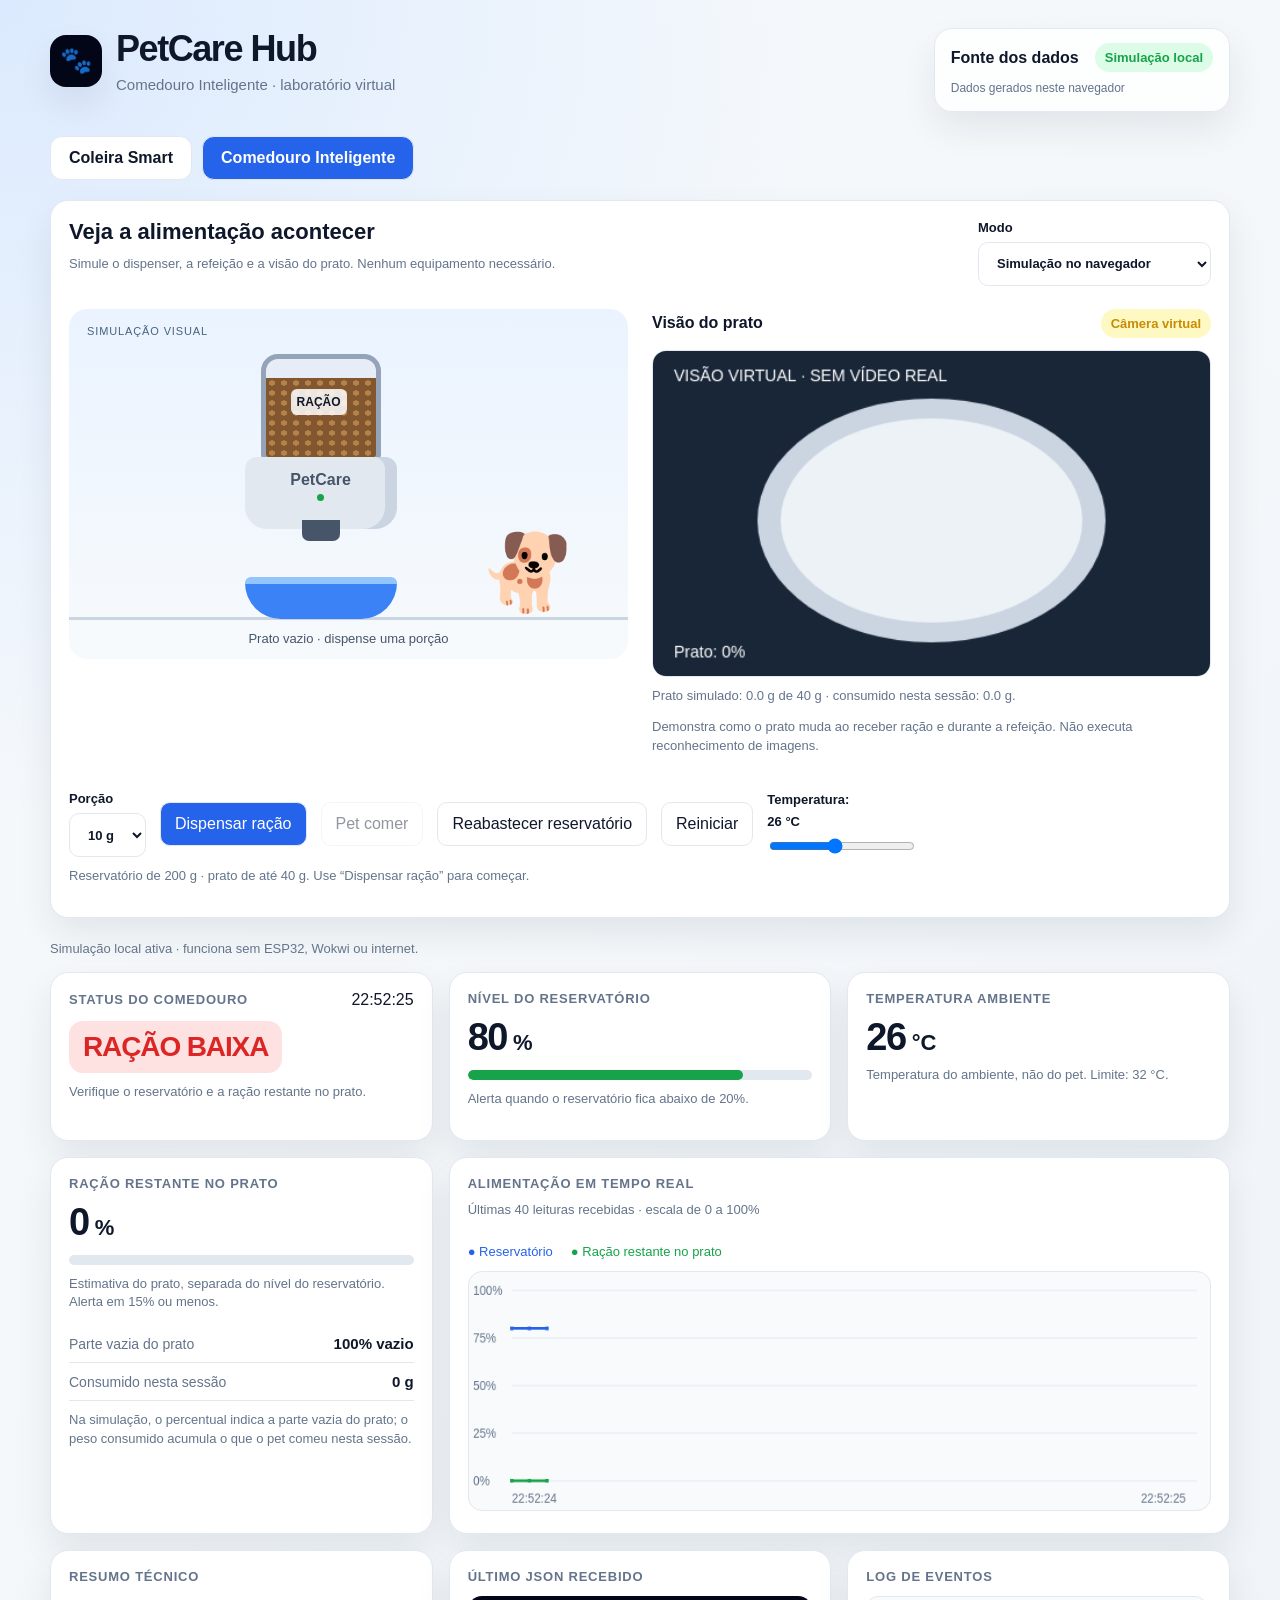
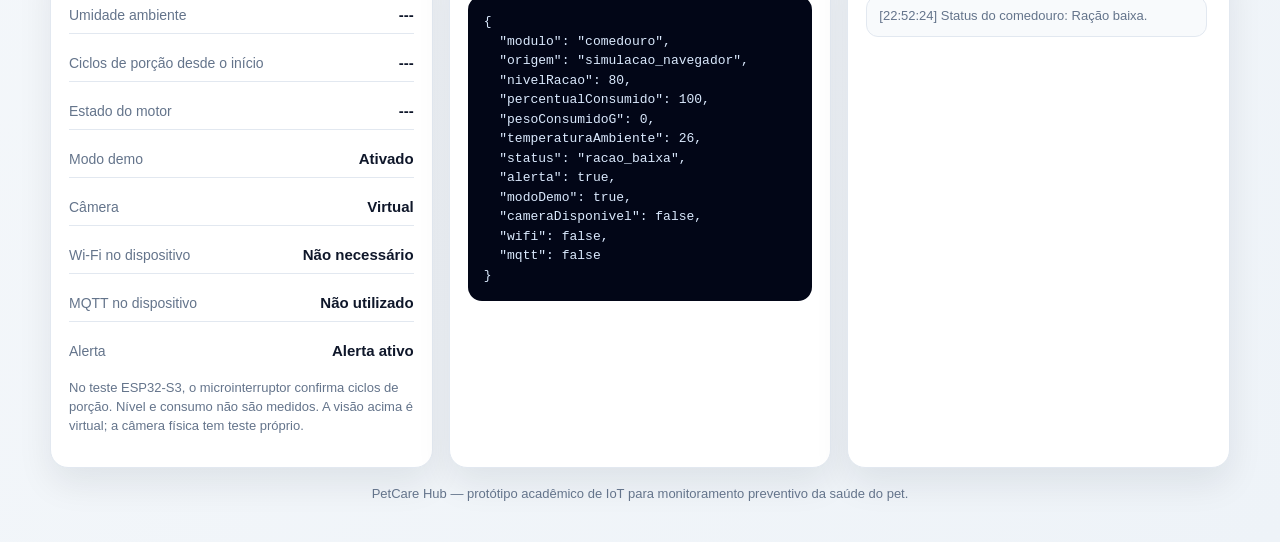
<file: dashboard/comedouro.html>
<!DOCTYPE html>
<html lang="pt-BR">
<head>
  <meta charset="UTF-8" />
  <meta name="viewport" content="width=device-width, initial-scale=1.0" />
  <title>PetCare Hub | Comedouro Inteligente</title>
  <link rel="stylesheet" href="./css/styles.css" />
  <script src="./js/comedouro.js" defer></script>
  <script src="./js/simulacao.js" defer></script>
</head>
<body>
  <main class="container">
    <header class="topbar">
      <section class="brand"><div class="logo">🐾</div><div><h1>PetCare Hub</h1><p class="subtitle">Comedouro Inteligente · laboratório virtual</p></div></section>
      <aside class="connection-panel">
        <div class="connection-line"><strong>Fonte dos dados</strong><span id="connectionBadge" class="badge disconnected">Desconectado</span></div>
        <div class="topic"><strong>Tópico:</strong> petcarehub/fiap/comedouro01/telemetria</div>
      </aside>
    </header>
    <nav class="device-nav" aria-label="Dispositivos"><a href="./index.html">Coleira Smart</a><a href="./comedouro.html" aria-current="page">Comedouro Inteligente</a></nav>
    <section class="card simulator-panel" aria-label="Simulação do comedouro">
      <div class="sim-toolbar"><div><h2>Veja a alimentação acontecer</h2><p class="hint">Simule o dispenser, a refeição e a visão do prato. Nenhum equipamento necessário.</p></div>
        <label>Modo <select id="sourceMode"><option value="sim">Simulação no navegador</option><option value="mqtt">Wokwi / dispositivo via MQTT</option></select></label></div>
      <div class="sim-layout">
        <div class="feeder-scene" id="feederScene">
          <span class="scene-tag">SIMULAÇÃO VISUAL</span>
          <div class="hopper"><div id="hopperFood" class="hopper-food"></div><span>RAÇÃO</span></div>
          <div class="machine"><span>PetCare</span><div class="machine-led"></div><div class="spout"></div></div>
          <div class="grain-stream"><i></i><i></i><i></i><i></i><i></i></div>
          <div class="bowl"><div id="bowlFood" class="bowl-food"></div></div>
          <div id="virtualPet" class="virtual-pet" aria-label="Pet virtual">🐕</div>
          <div class="scene-floor"></div>
          <p id="sceneCaption" class="scene-caption">Pronto para dispensar</p>
        </div>
        <div class="camera-panel"><div class="card-header"><strong>Visão do prato</strong><span class="badge connecting">Câmera virtual</span></div>
          <canvas id="virtualCamera" width="480" height="280" aria-label="Representação simulada do prato visto de cima"></canvas>
          <p id="cameraCaption" class="hint">Imagem gerada pela simulação, sem câmera real.</p>
          <p class="hint">Demonstra como o prato muda ao receber ração e durante a refeição. Não executa reconhecimento de imagens.</p>
        </div>
      </div>
      <div id="simControls" class="sim-controls">
        <label>Porção <select id="portion"><option value="5">5 g</option><option value="10" selected>10 g</option><option value="20">20 g</option><option value="40">40 g</option></select></label>
        <button id="dispense" type="button" class="primary-action">Dispensar ração</button>
        <button id="eat" type="button" aria-pressed="false">Pet comer</button>
        <button id="refill" type="button">Reabastecer reservatório</button>
        <button id="resetSim" type="button">Reiniciar</button>
        <label class="temperature-control">Temperatura: <output id="simTempValue">26 °C</output><input id="simTemperature" type="range" min="15" max="40" value="26" aria-label="Temperatura ambiente simulada"></label>
      </div>
      <p id="simMessage" role="status" class="hint">Reservatório de 200 g · prato de até 40 g. Use “Dispensar ração” para começar.</p>
    </section>
    <p id="freshness" class="hint" role="status">Aguardando telemetria do comedouro.</p>
    <section class="grid">
      <article class="card span-4">
        <div class="card-header"><div class="label">Status do comedouro</div><span id="lastUpdate">--:--:--</span></div>
        <div id="statusPill" class="status-pill status-sedentario">Aguardando</div>
        <p id="statusDescription" class="hint">Inicie o comedouro para acompanhar as leituras.</p>
      </article>
      <article class="card span-4">
        <div class="card-header"><div class="label">Nível do reservatório</div></div>
        <span id="levelValue" class="value">---</span><span class="value-sm"> %</span>
        <div class="progress"><div id="levelProgress" class="progress-fill"></div></div>
        <p id="levelHint" class="hint">Alerta quando o reservatório fica abaixo de 20%.</p>
      </article>
      <article class="card span-4">
        <div class="card-header"><div class="label">Temperatura ambiente</div></div>
        <span id="temperatureValue" class="value">---</span><span class="value-sm"> °C</span>
        <p id="temperatureHint" class="hint">Temperatura do ambiente, não do pet. Limite: 32 °C.</p>
      </article>
      <article class="card span-4">
        <div class="card-header"><div class="label">Ração restante no prato</div></div>
        <span id="remainingValue" class="value">---</span><span class="value-sm"> %</span>
        <div class="progress"><div id="remainingProgress" class="progress-fill"></div></div>
        <p class="hint">Estimativa do prato, separada do nível do reservatório. Alerta em 15% ou menos.</p>
        <div class="data-row"><span id="consumedLabel">Consumo estimado</span><strong id="consumedValue">---</strong></div>
        <div class="data-row"><span id="weightLabel">Peso consumido estimado</span><strong id="weightValue">---</strong></div>
        <p id="demoHint" class="hint">Aguardando informação sobre o modo de leitura.</p>
      </article>
      <article class="card span-8">
        <div class="card-header"><div><div class="label">Alimentação em tempo real</div><p class="hint">Últimas 40 leituras recebidas · escala de 0 a 100%</p></div></div>
        <div class="chart-legend"><span class="legend-reservoir">● Reservatório</span><span class="legend-bowl">● Ração restante no prato</span></div>
        <canvas id="feedingChart" width="900" height="260" role="img" aria-label="Histórico do nível do reservatório e da ração restante no prato, em porcentagem"></canvas>
      </article>
      <article class="card span-4">
        <div class="card-header"><div class="label">Resumo técnico</div></div>
        <div class="data-list">
          <div class="data-row"><span>Umidade ambiente</span><strong id="humidityValue">---</strong></div>
          <div class="data-row"><span>Ciclos de porção desde o início</span><strong id="portionCount">---</strong></div>
          <div class="data-row"><span>Estado do motor</span><strong id="motorState">---</strong></div>
          <div class="data-row"><span>Modo demo</span><strong id="demoMode">---</strong></div>
          <div class="data-row"><span>Câmera</span><strong id="cameraStatus">---</strong></div>
          <div class="data-row"><span>Wi-Fi no dispositivo</span><strong id="wifiStatus">---</strong></div>
          <div class="data-row"><span>MQTT no dispositivo</span><strong id="mqttStatus">---</strong></div>
          <div class="data-row"><span>Alerta</span><strong id="alertStatus">---</strong></div>
        </div>
        <p class="hint">No teste ESP32-S3, o microinterruptor confirma ciclos de porção. Nível e consumo não são medidos. A visão acima é virtual; a câmera física tem teste próprio.</p>
      </article>
      <article class="card span-4"><div class="card-header"><div class="label">Último JSON recebido</div></div><pre id="jsonOutput">Aguardando mensagem MQTT...</pre></article>
      <article class="card span-4"><div class="card-header"><div class="label">Log de eventos</div></div><div id="eventLog" class="log"></div></article>
    </section>
    <p class="footer-note">PetCare Hub — protótipo acadêmico de IoT para monitoramento preventivo da saúde do pet.</p>
  </main>
</body>
</html>
</file>
<file: dashboard/css/styles.css>
:root {
  --bg: #eef3f8;
  --surface: #ffffff;
  --surface-2: #f8fafc;
  --text: #0f172a;
  --muted: #64748b;
  --border: #e2e8f0;

  --green: #16a34a;
  --green-bg: #dcfce7;

  --yellow: #ca8a04;
  --yellow-bg: #fef9c3;

  --red: #dc2626;
  --red-bg: #fee2e2;

  --blue: #2563eb;
  --blue-bg: #dbeafe;

  --dark: #020617;
  --shadow: 0 16px 35px rgba(15, 23, 42, 0.08);
  --radius: 18px;
}

* {
  box-sizing: border-box;
}

.device-nav {
  display: flex;
  flex-wrap: wrap;
  gap: 10px;
  margin-bottom: 20px;
}

.device-nav a {
  padding: 12px 18px;
  border: 1px solid var(--border);
  border-radius: 12px;
  background: var(--surface);
  color: var(--text);
  text-decoration: none;
  font-weight: 700;
}

.device-nav a[aria-current="page"] {
  background: var(--blue);
  color: white;
}

.device-nav a:focus-visible { outline: 3px solid var(--blue); outline-offset: 3px; }
.chart-legend { display: flex; flex-wrap: wrap; gap: 18px; margin-bottom: 12px; font-size: 13px; }
.legend-reservoir { color: var(--blue); }
.legend-bowl { color: var(--green); }
.card { min-width: 0; }
.status-pill { overflow-wrap: anywhere; max-width: 100%; }

body {
  margin: 0;
  font-family: Inter, Arial, Helvetica, sans-serif;
  background:
    radial-gradient(circle at top left, #dbeafe 0, transparent 34%),
    linear-gradient(135deg, #f8fafc 0%, var(--bg) 100%);
  color: var(--text);
  min-height: 100vh;
}

.container {
  width: min(1180px, calc(100% - 32px));
  margin: 0 auto;
  padding: 28px 0;
}

.topbar {
  display: flex;
  justify-content: space-between;
  align-items: flex-start;
  gap: 16px;
  margin-bottom: 24px;
}

.brand {
  display: flex;
  gap: 14px;
  align-items: center;
}

.logo {
  width: 52px;
  height: 52px;
  display: grid;
  place-items: center;
  background: var(--dark);
  color: white;
  border-radius: 16px;
  font-size: 26px;
  box-shadow: var(--shadow);
}

h1 {
  margin: 0;
  font-size: clamp(24px, 3vw, 36px);
  letter-spacing: -0.04em;
}

.subtitle {
  margin: 6px 0 0;
  color: var(--muted);
  font-size: 15px;
}

.connection-panel {
  background: rgba(255, 255, 255, 0.8);
  border: 1px solid var(--border);
  border-radius: var(--radius);
  padding: 14px 16px;
  min-width: 260px;
  box-shadow: var(--shadow);
  backdrop-filter: blur(12px);
}

.connection-line {
  display: flex;
  justify-content: space-between;
  gap: 16px;
  align-items: center;
  margin-bottom: 8px;
}

.topic {
  font-size: 12px;
  color: var(--muted);
  word-break: break-word;
  line-height: 1.4;
}

.badge {
  display: inline-flex;
  align-items: center;
  gap: 8px;
  padding: 7px 10px;
  border-radius: 999px;
  font-size: 13px;
  font-weight: 700;
  white-space: nowrap;
}

.dot {
  width: 9px;
  height: 9px;
  border-radius: 50%;
  background: currentColor;
}

.badge.connected {
  color: var(--green);
  background: var(--green-bg);
}

.badge.connecting {
  color: var(--yellow);
  background: var(--yellow-bg);
}

.badge.disconnected {
  color: var(--red);
  background: var(--red-bg);
}

.grid {
  display: grid;
  grid-template-columns: repeat(12, 1fr);
  gap: 16px;
}

.card {
  background: var(--surface);
  border: 1px solid var(--border);
  border-radius: var(--radius);
  box-shadow: var(--shadow);
  padding: 18px;
  min-height: 130px;
}

.span-3 {
  grid-column: span 3;
}

.span-4 {
  grid-column: span 4;
}

.span-6 {
  grid-column: span 6;
}

.span-8 {
  grid-column: span 8;
}

.span-12 {
  grid-column: span 12;
}

.card-header {
  display: flex;
  justify-content: space-between;
  align-items: center;
  gap: 12px;
  margin-bottom: 12px;
}

.label {
  color: var(--muted);
  font-size: 13px;
  font-weight: 700;
  text-transform: uppercase;
  letter-spacing: 0.06em;
}

.value {
  font-size: clamp(26px, 4vw, 38px);
  font-weight: 800;
  letter-spacing: -0.04em;
  line-height: 1;
}

.value-sm {
  font-size: 22px;
  font-weight: 800;
}

.hint {
  margin-top: 10px;
  color: var(--muted);
  font-size: 13px;
  line-height: 1.45;
}

.status-pill {
  display: inline-flex;
  align-items: center;
  padding: 10px 14px;
  border-radius: 14px;
  font-size: 28px;
  font-weight: 900;
  letter-spacing: -0.04em;
  text-transform: uppercase;
}

.status-sedentario {
  background: var(--blue-bg);
  color: var(--blue);
}

.status-moderado {
  background: var(--green-bg);
  color: var(--green);
}

.status-ativo {
  background: var(--yellow-bg);
  color: var(--yellow);
}

.status-alerta {
  background: var(--red-bg);
  color: var(--red);
}

.progress {
  width: 100%;
  height: 10px;
  border-radius: 999px;
  background: #e2e8f0;
  overflow: hidden;
  margin-top: 14px;
}

.progress-fill {
  height: 100%;
  width: 0%;
  background: var(--blue);
  border-radius: inherit;
  transition: width 0.25s ease;
}

.progress-fill.good {
  background: var(--green);
}

.progress-fill.warn {
  background: var(--yellow);
}

.progress-fill.danger {
  background: var(--red);
}

canvas {
  width: 100%;
  height: 240px;
  background: var(--surface-2);
  border: 1px solid var(--border);
  border-radius: 14px;
}

.data-list {
  display: grid;
  gap: 10px;
}

.data-row {
  display: flex;
  justify-content: space-between;
  align-items: center;
  gap: 12px;
  padding: 10px 0;
  border-bottom: 1px solid var(--border);
}

.data-row:last-child {
  border-bottom: none;
}

.data-row span:first-child {
  color: var(--muted);
  font-size: 14px;
}

.data-row strong {
  font-size: 15px;
}

pre {
  margin: 0;
  min-height: 240px;
  max-height: 420px;
  overflow: auto;
  padding: 16px;
  border-radius: 14px;
  background: #020617;
  color: #dbeafe;
  font-size: 13px;
  line-height: 1.5;
  white-space: pre-wrap;
  word-break: break-word;
}

.log {
  display: grid;
  gap: 8px;
  max-height: 240px;
  overflow: auto;
  padding-right: 4px;
}

.log-item {
  padding: 10px 12px;
  border-radius: 12px;
  background: var(--surface-2);
  border: 1px solid var(--border);
  color: var(--muted);
  font-size: 13px;
  line-height: 1.4;
}

.footer-note {
  margin-top: 18px;
  color: var(--muted);
  font-size: 13px;
  text-align: center;
}

@media (max-width: 900px) {
  .topbar {
    flex-direction: column;
  }

  .connection-panel {
    width: 100%;
  }

  .span-3,
  .span-4,
  .span-6,
  .span-8 {
    grid-column: span 12;
  }
}

/* Laboratório virtual do comedouro */
.simulator-panel { margin-bottom: 22px; }
.sim-toolbar, .sim-controls { display: flex; flex-wrap: wrap; gap: 14px; align-items: center; justify-content: space-between; }
.sim-toolbar h2 { margin: 0; font-size: 22px; }
.sim-layout { display: grid; grid-template-columns: 1fr 1fr; gap: 24px; margin: 22px 0; }
.sim-controls { justify-content: flex-start; }
.sim-controls[hidden] { display: none; }
.sim-controls label, .sim-toolbar label { display: grid; gap: 7px; font-size: 13px; font-weight: 700; }
.sim-controls button, .sim-controls select, .sim-toolbar select { min-height: 44px; padding: 10px 14px; border: 1px solid var(--border); border-radius: 10px; background: white; color: var(--text); font: inherit; cursor: pointer; }
.sim-controls .primary-action { background: var(--blue); color: white; }
.sim-controls button:disabled { opacity: .45; cursor: not-allowed; }
.sim-controls button[aria-pressed="true"] { background: var(--green-bg); }
.temperature-control { min-width: 150px; }
.camera-panel canvas { height: auto; display: block; }
.feeder-scene { height: 350px; position: relative; background: linear-gradient(#eaf3ff, #f7fafc); border-radius: 18px; overflow: hidden; }
.scene-tag { position: absolute; top: 16px; left: 18px; font-size: 11px; letter-spacing: .08em; color: #476480; }
.hopper { position: absolute; left: calc(45% - 60px); top: 45px; width: 120px; height: 108px; background: #e2e8f080; border: 5px solid #94a3b8; border-radius: 17px 17px 7px 7px; overflow: hidden; }
.hopper-food { position: absolute; width: 100%; bottom: 0; background: radial-gradient(ellipse, #b58249 35%, transparent 40%) 0 0 / 12px 10px, #825730; transition: height .3s; }
.hopper span { position: absolute; top: 30px; left: 25px; background: #ffffffd9; border-radius: 6px; padding: 6px; font-size: 12px; font-weight: 700; }
.machine { position: absolute; top: 148px; left: calc(45% - 76px); width: 152px; height: 72px; background: #e2e8f0; border-radius: 12px 12px 22px 22px; box-shadow: inset -12px 0 #cbd5e1; text-align: center; padding: 14px; font-weight: 800; color: #475569; }
.machine-led { width: 7px; height: 7px; border-radius: 50%; background: #16a34a; margin: 5px auto; }
.spout { position: absolute; bottom: -12px; left: 57px; width: 38px; height: 21px; border-radius: 0 0 7px 7px; background: #475569; }
.bowl { position: absolute; left: calc(45% - 76px); bottom: 40px; width: 152px; height: 42px; border-radius: 10px 10px 60px 60px; background: #3b82f6; border-top: 7px solid #93c5fd; overflow: hidden; z-index: 2; }
.bowl-food { position: absolute; top: 0; left: 8px; right: 8px; height: 24px; border-radius: 50%; background: radial-gradient(ellipse, #c59052 35%, transparent 40%) 0 0 / 10px 8px, #805027; transform-origin: bottom; transition: transform .3s; }
.virtual-pet { position: absolute; right: 10%; bottom: 42px; font-size: 75px; z-index: 3; transform: scaleX(-1); }
.scene-floor { position: absolute; bottom: 39px; width: 100%; height: 3px; background: #cbd5e1; }
.scene-caption { position: absolute; bottom: 0; text-align: center; width: 100%; font-size: 13px; color: #475569; }
.grain-stream { position: absolute; top: 230px; left: calc(45% - 14px); width: 28px; height: 40px; visibility: hidden; }
.grain-stream i { position: absolute; width: 7px; height: 5px; background: #986332; border-radius: 50%; animation: grain-fall .6s infinite linear; }
.grain-stream i:nth-child(2) { left: 10px; animation-delay: -.2s; }
.grain-stream i:nth-child(3) { left: 20px; animation-delay: -.4s; }
.grain-stream i:nth-child(4) { left: 5px; animation-delay: -.3s; }
.grain-stream i:nth-child(5) { left: 16px; animation-delay: -.1s; }
.dispensing .grain-stream { visibility: visible; }
.eating .virtual-pet { animation: pet-eat .6s infinite alternate; }
@keyframes grain-fall { from { transform: translateY(0); } to { transform: translateY(43px); } }
@keyframes pet-eat { from { transform: translateX(-15px) scaleX(-1) rotate(0deg); } to { transform: translateX(-20px) scaleX(-1) rotate(-12deg); } }
@media (max-width: 700px) { .sim-layout { grid-template-columns: 1fr; } .virtual-pet { right: 5%; } .sim-toolbar select { max-width: 100%; } }
@media (prefers-reduced-motion: reduce) { .grain-stream i, .eating .virtual-pet { animation: none; } .hopper-food, .bowl-food { transition: none; } }
</file>
